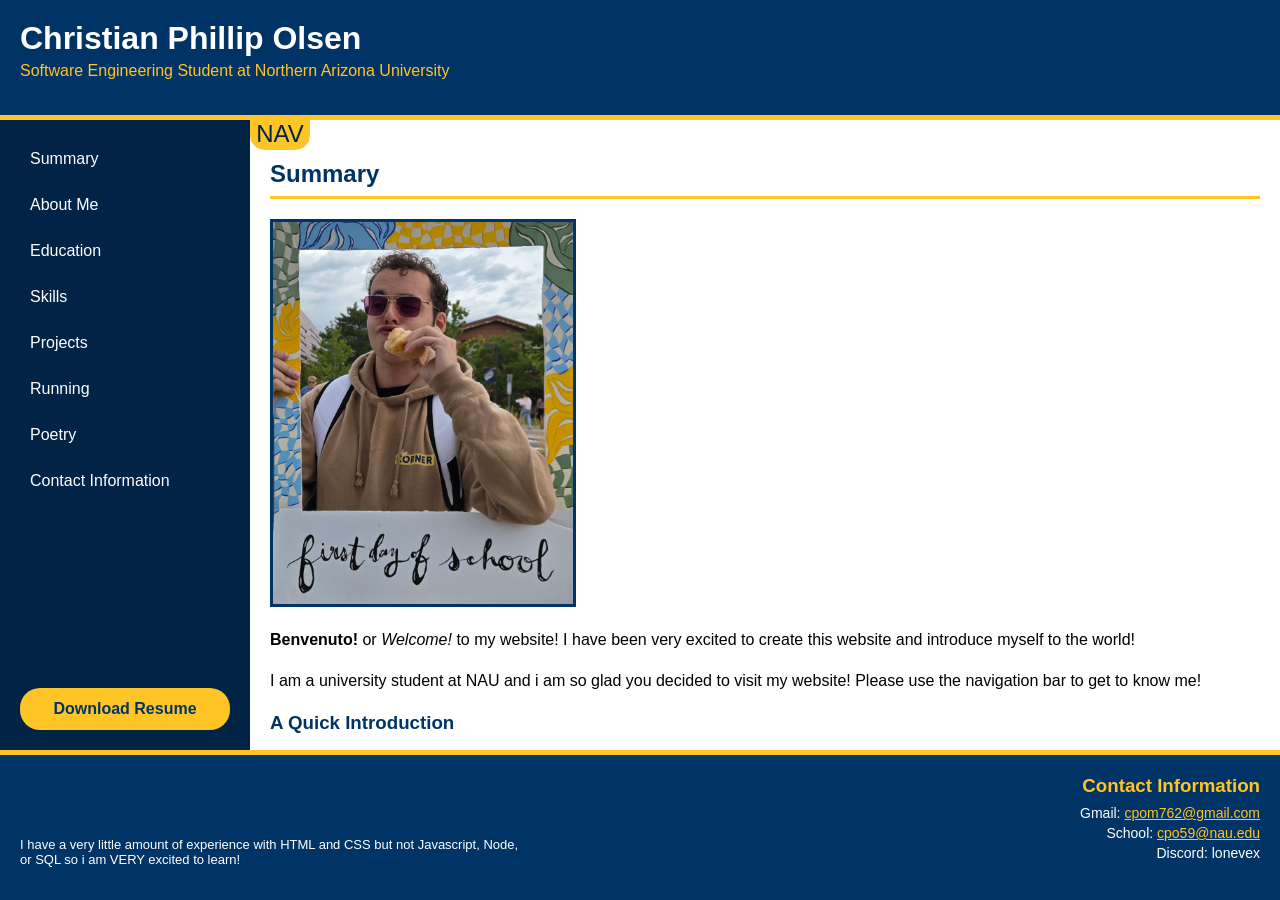
<file: index.html>
<!DOCTYPE html>
<html lang="en">
<head>
    <meta charset="UTF-8">
    <meta name="viewport" content="width=device-width, initial-scale=1.0">
    <link rel="stylesheet" href="Master.css">
    <title>Summary</title>
</head>
<body>

    <header>
        <h1>Christian Phillip Olsen</h1>
        <p>Software Engineering Student at Northern Arizona University</p>
    </header>
    <div class="nav-contianer">
        <nav>
            <ul>
                <li><a href="index.html">Summary</a></li>
                <li><a href="AboutMe.html">About Me</a></li>
                <li><a href="Education.html">Education</a></li>
                <li><a href="Skills.html">Skills</a></li>
                <li><a href="Projects.html">Projects</a></li>
                <li><a href="Running.html">Running</a></li>
                <li><a href="Poetry.html">Poetry</a></li>
                <li><a href="Contact.html">Contact Information</a></li>
            </ul>
            <a class="resume" href="https://docs.google.com/document/d/1mn1eNetuWI7vO4YYlXjGNv_hZwvM4GlTqqZtdAN6zBE/export?format=pdf">Download Resume</a>
        </nav>
        <div class="nav-button"> NAV </div>
    </div>

    <main>
        <h2>Summary</h2>

        <img src="ChristianOlsen.webp" alt="Christian Phillip Olsen on his first day at Northern Arizona University as a Sophmore, August 24th 2026">

        <p>
            <b>Benvenuto!</b> or <i>Welcome!</i> to my website! I have been very excited to create this website and introduce myself to the world!
        </p>

        <p>
            I am a university student at NAU and i am so glad you decided to visit my website! Please use the navigation bar to get to know me!
        </p>

        <h3>A Quick Introduction</h3>

        <video controls>
            <source src="homework3.mkv-test" type="video/x-matroska">
            <a href="homework3-test.mkv">Download the introduction video</a>
        </video>
    </main>

    <footer>
        <p class="note">I have a very little amount of experience with HTML and CSS but not Javascript, Node, or SQL so i am VERY excited to learn!</p>

        <div class="contact">
            <h3>Contact Information</h3>
            <p>Gmail: <a href="mailto:cpom762@gmail.com">cpom762@gmail.com</a></p>
            <p>School: <a href="mailto:cpo59@nau.edu">cpo59@nau.edu</a></p>
            <p>Discord: lonevex</p>
        </div>
    </footer>

</body>
</html>
</file>
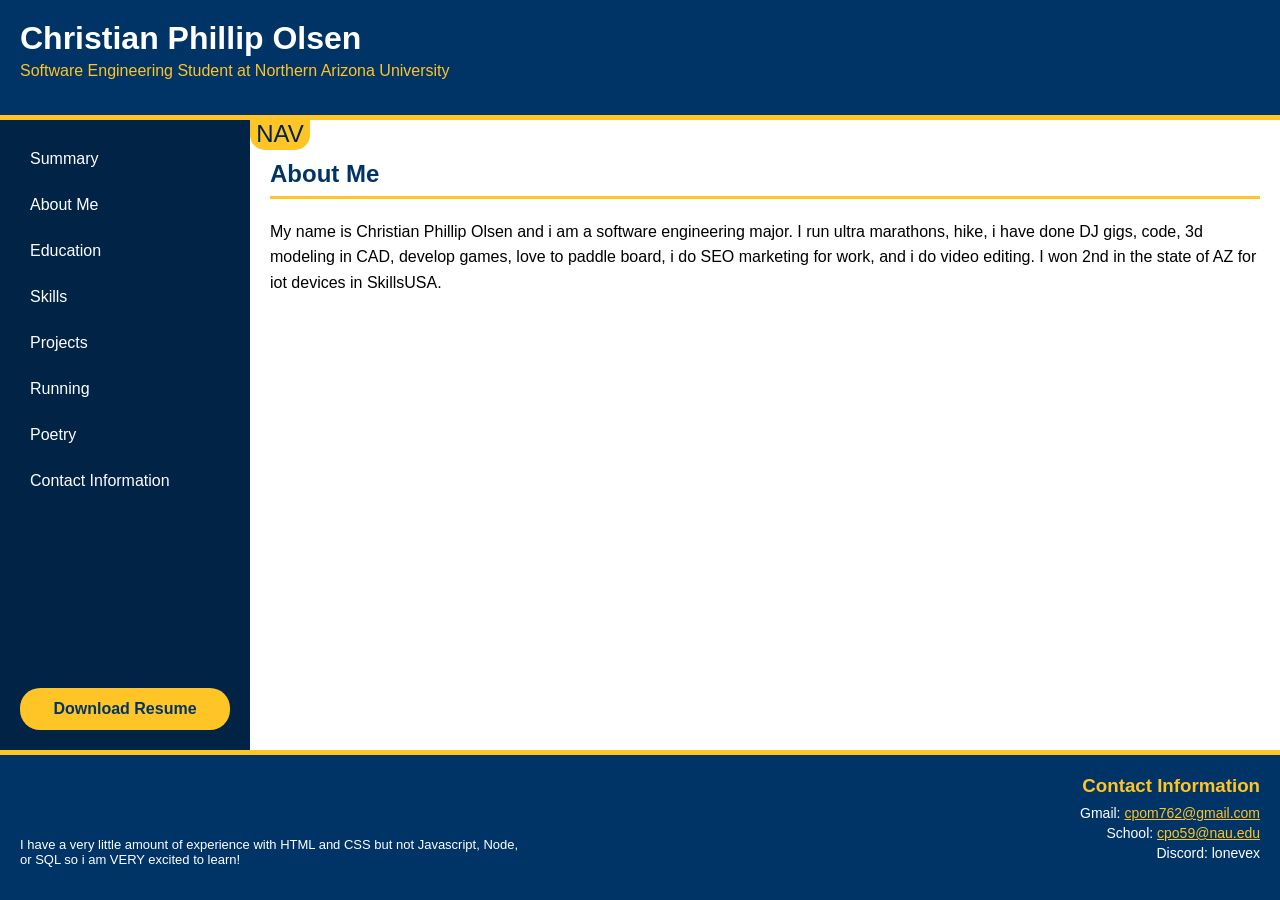
<file: AboutMe.html>
<!DOCTYPE html>
<html lang="en">
<head>
    <meta charset="UTF-8">
    <meta name="viewport" content="width=device-width, initial-scale=1.0">
    <link rel="stylesheet" href="Master.css">
    <title>About Me</title>
</head>
<body>

    <header>
        <h1>Christian Phillip Olsen</h1>
        <p>Software Engineering Student at Northern Arizona University</p>
    </header>

    <div class="nav-contianer">
        <nav>
            <ul>
                <li><a href="index.html">Summary</a></li>
                <li><a href="AboutMe.html">About Me</a></li>
                <li><a href="Education.html">Education</a></li>
                <li><a href="Skills.html">Skills</a></li>
                <li><a href="Projects.html">Projects</a></li>
                <li><a href="Running.html">Running</a></li>
                <li><a href="Poetry.html">Poetry</a></li>
                <li><a href="Contact.html">Contact Information</a></li>
            </ul>
            <a class="resume" href="https://docs.google.com/document/d/1mn1eNetuWI7vO4YYlXjGNv_hZwvM4GlTqqZtdAN6zBE/export?format=pdf">Download Resume</a>
        </nav>
        <div class="nav-button"> NAV </div>
    </div>

    <main>
        <h2>About Me</h2>

        <p>
            My name is Christian Phillip Olsen and i am a software engineering major. I run ultra marathons, hike, i have done DJ gigs, code, 3d modeling in CAD, develop games, love to paddle board, i do SEO marketing for work, and i do video editing. I won 2nd in the state of AZ for iot devices in SkillsUSA.
        </p>
    </main>

    <footer>
        <p class="note">I have a very little amount of experience with HTML and CSS but not Javascript, Node, or SQL so i am VERY excited to learn!</p>

        <div class="contact">
            <h3>Contact Information</h3>
            <p>Gmail: <a href="mailto:cpom762@gmail.com">cpom762@gmail.com</a></p>
            <p>School: <a href="mailto:cpo59@nau.edu">cpo59@nau.edu</a></p>
            <p>Discord: lonevex</p>
        </div>
    </footer>

</body>
</html>
</file>
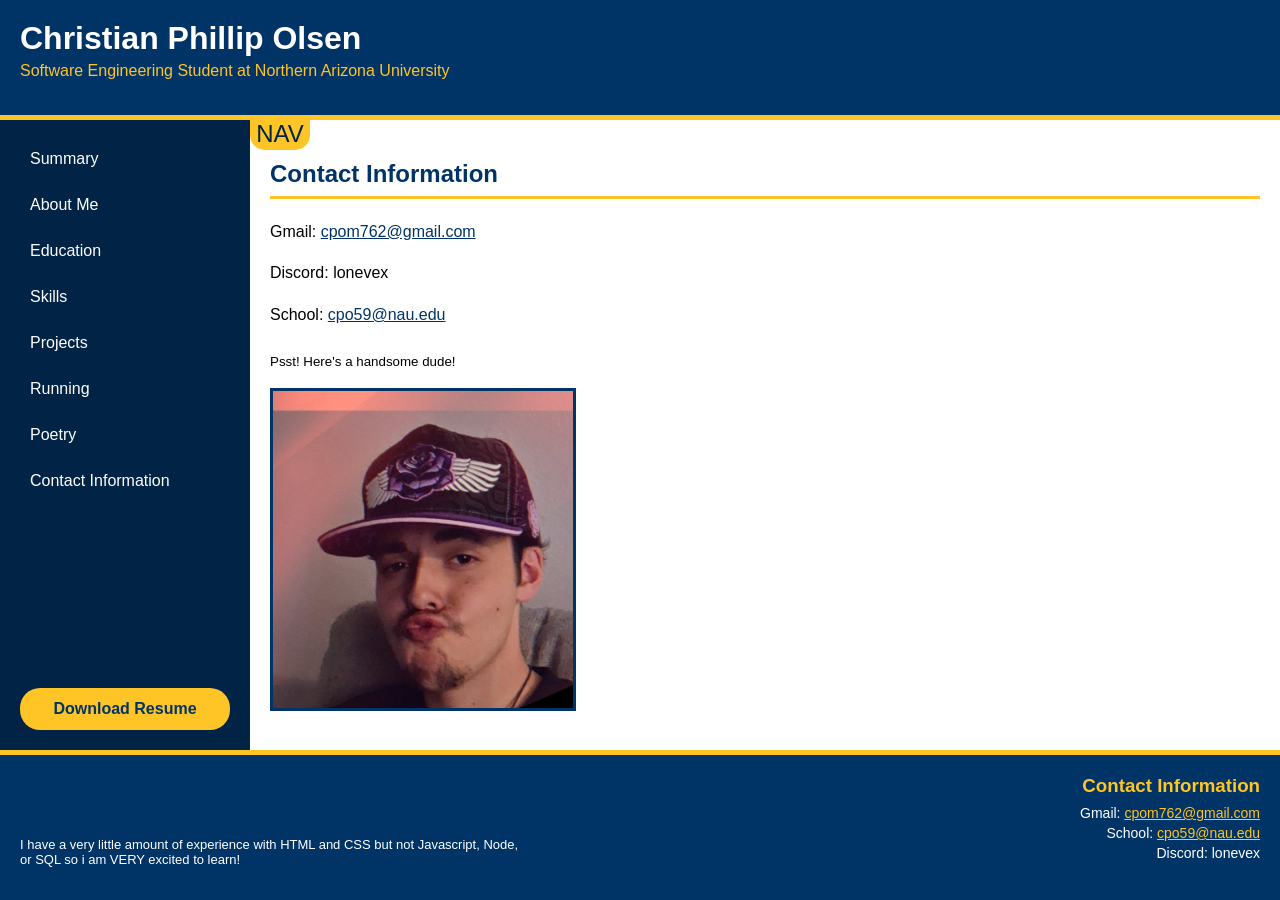
<file: Contact.html>
<!DOCTYPE html>
<html lang="en">
<head>
    <meta charset="UTF-8">
    <meta name="viewport" content="width=device-width, initial-scale=1.0">
    <link rel="stylesheet" href="Master.css">
    <title>Contact Information</title>
</head>
<body>

    <header>
        <h1>Christian Phillip Olsen</h1>
        <p>Software Engineering Student at Northern Arizona University</p>
    </header>

    <div class="nav-contianer">
        <nav>
            <ul>
                <li><a href="index.html">Summary</a></li>
                <li><a href="AboutMe.html">About Me</a></li>
                <li><a href="Education.html">Education</a></li>
                <li><a href="Skills.html">Skills</a></li>
                <li><a href="Projects.html">Projects</a></li>
                <li><a href="Running.html">Running</a></li>
                <li><a href="Poetry.html">Poetry</a></li>
                <li><a href="Contact.html">Contact Information</a></li>
            </ul>
            <a class="resume" href="https://docs.google.com/document/d/1mn1eNetuWI7vO4YYlXjGNv_hZwvM4GlTqqZtdAN6zBE/export?format=pdf">Download Resume</a>
        </nav>
        <div class="nav-button"> NAV </div>
    </div>

    <main>
        <h2>Contact Information</h2>

        <p>Gmail: <a href="mailto:cpom762@gmail.com">cpom762@gmail.com</a></p>
        <p>Discord: lonevex</p>
        <p>School: <a href="mailto:cpo59@nau.edu">cpo59@nau.edu</a></p>

        <p><sub>Psst! Here's a handsome dude!</sub></p>

        <img src="Screenshot 2026-09-07 195645.png" alt="An EXTREMELY attractive man. Legend has it that if you look in his eyes for too long you just might find yourself lost..">
    </main>

    <footer>
        <p class="note">I have a very little amount of experience with HTML and CSS but not Javascript, Node, or SQL so i am VERY excited to learn!</p>

        <div class="contact">
            <h3>Contact Information</h3>
            <p>Gmail: <a href="mailto:cpom762@gmail.com">cpom762@gmail.com</a></p>
            <p>School: <a href="mailto:cpo59@nau.edu">cpo59@nau.edu</a></p>
            <p>Discord: lonevex</p>
        </div>
    </footer>

</body>
</html>
</file>
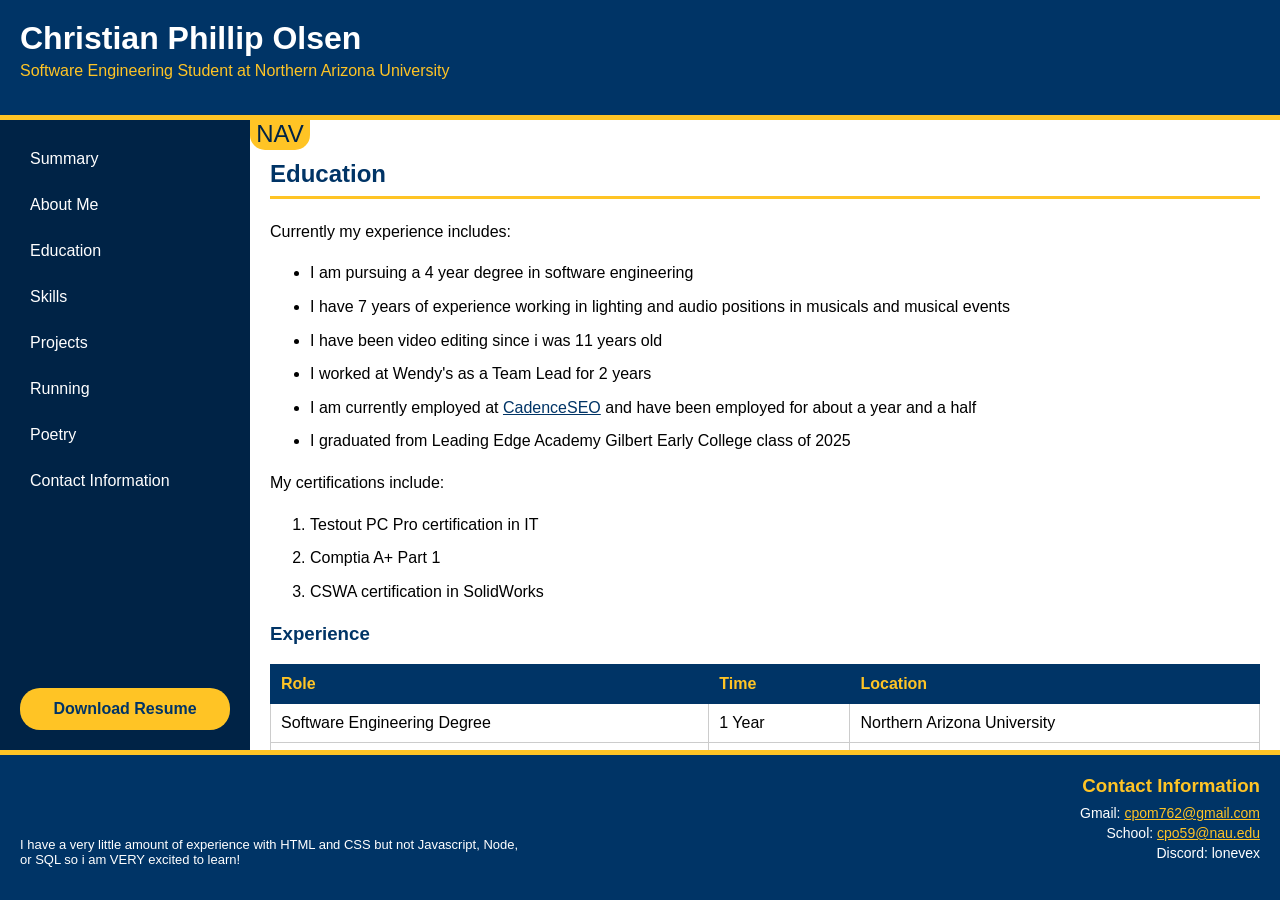
<file: Education.html>
<!DOCTYPE html>
<html lang="en">
<head>
    <meta charset="UTF-8">
    <meta name="viewport" content="width=device-width, initial-scale=1.0">
    <link rel="stylesheet" href="Master.css">
    <title>Education</title>
</head>
<body>

    <header>
        <h1>Christian Phillip Olsen</h1>
        <p>Software Engineering Student at Northern Arizona University</p>
    </header>

    <div class="nav-contianer">
        <nav>
            <ul>
                <li><a href="index.html">Summary</a></li>
                <li><a href="AboutMe.html">About Me</a></li>
                <li><a href="Education.html">Education</a></li>
                <li><a href="Skills.html">Skills</a></li>
                <li><a href="Projects.html">Projects</a></li>
                <li><a href="Running.html">Running</a></li>
                <li><a href="Poetry.html">Poetry</a></li>
                <li><a href="Contact.html">Contact Information</a></li>
            </ul>
            <a class="resume" href="https://docs.google.com/document/d/1mn1eNetuWI7vO4YYlXjGNv_hZwvM4GlTqqZtdAN6zBE/export?format=pdf">Download Resume</a>
        </nav>
        <div class="nav-button"> NAV </div>
    </div>

    <main>
        <h2>Education</h2>

        <p>Currently my experience includes:</p>

        <ul>
            <li>I am pursuing a 4 year degree in software engineering</li>
            <li>I have 7 years of experience working in lighting and audio positions in musicals and musical events</li>
            <li>I have been video editing since i was 11 years old</li>
            <li>I worked at Wendy's as a Team Lead for 2 years</li>
            <li>I am currently employed at <a href="https://www.cadenceseo.com/">CadenceSEO</a> and have been employed for about a year and a half</li>
            <li>I graduated from Leading Edge Academy Gilbert Early College class of 2025</li>
        </ul>

        <p>My certifications include:</p>

        <ol>
            <li>Testout PC Pro certification in IT</li>
            <li>Comptia A+ Part 1</li>
            <li>CSWA certification in SolidWorks</li>
        </ol>

        <h3>Experience</h3>

        <table>
            <tr>
                <th>Role</th>
                <th>Time</th>
                <th>Location</th>
            </tr>
            <tr>
                <td>Software Engineering Degree</td>
                <td>1 Year</td>
                <td>Northern Arizona University</td>
            </tr>
            <tr>
                <td>AVL and Spotlight Manager</td>
                <td>5 Years</td>
                <td>Life Community Church</td>
            </tr>
            <tr>
                <td>Video Editor</td>
                <td>8 Years</td>
                <td>Home</td>
            </tr>
            <tr>
                <td>Wendy's Team Trainer</td>
                <td>2 Years</td>
                <td>Gilbert</td>
            </tr>
            <tr>
                <td>CadenceSEO Teammember</td>
                <td>1 Year</td>
                <td>Online</td>
            </tr>
        </table>
    </main>

    <footer>
        <p class="note">I have a very little amount of experience with HTML and CSS but not Javascript, Node, or SQL so i am VERY excited to learn!</p>

        <div class="contact">
            <h3>Contact Information</h3>
            <p>Gmail: <a href="mailto:cpom762@gmail.com">cpom762@gmail.com</a></p>
            <p>School: <a href="mailto:cpo59@nau.edu">cpo59@nau.edu</a></p>
            <p>Discord: lonevex</p>
        </div>
    </footer>

</body>
</html>
</file>
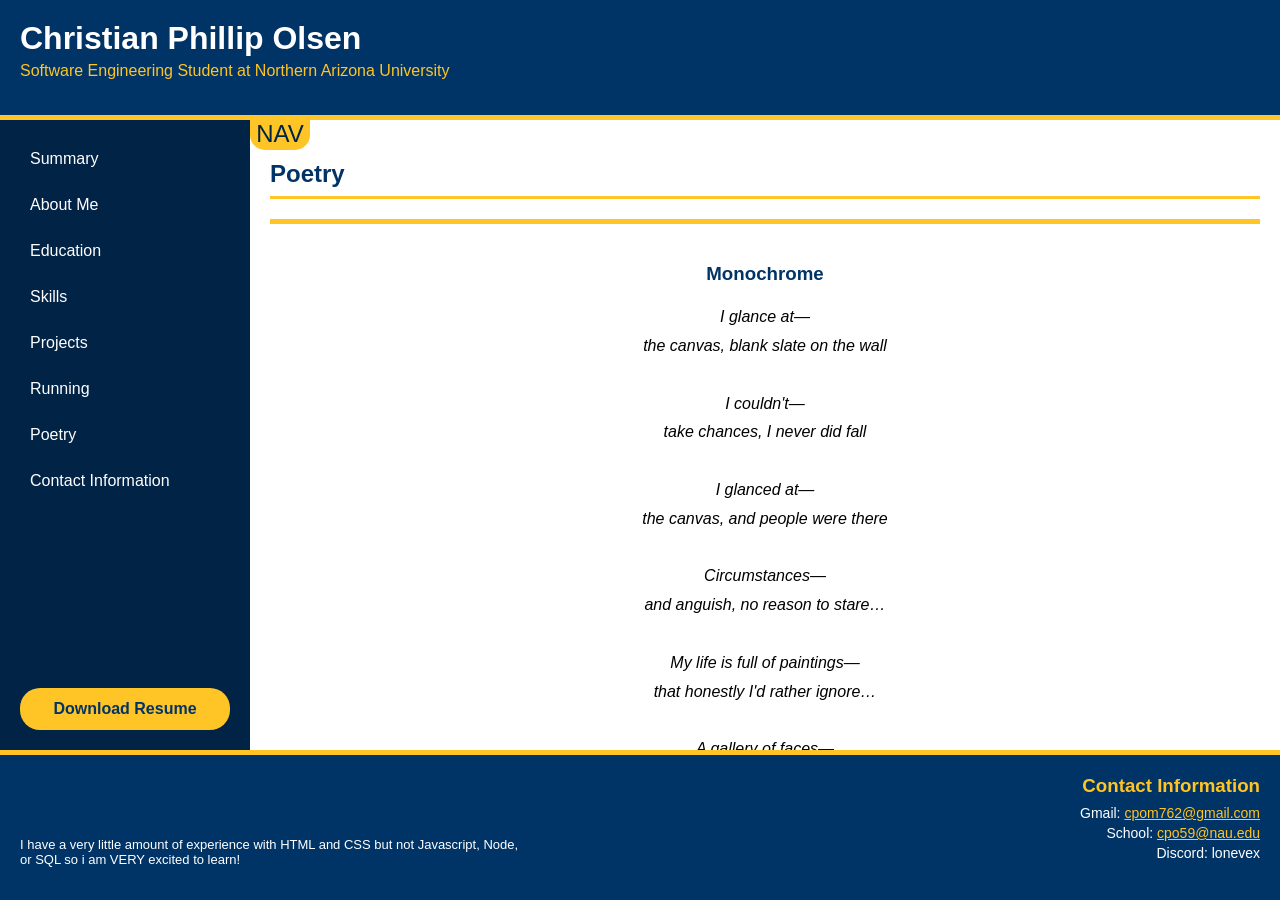
<file: Poetry.html>
<!DOCTYPE html>
<html lang="en">
<head>
    <meta charset="UTF-8">
    <meta name="viewport" content="width=device-width, initial-scale=1.0">
    <link rel="stylesheet" href="Master.css">
    <title>Poetry</title>
</head>
<body>

    <header>
        <h1>Christian Phillip Olsen</h1>
        <p>Software Engineering Student at Northern Arizona University</p>
    </header>

    <div class="nav-contianer">
        <nav>
            <ul>
                <li><a href="index.html">Summary</a></li>
                <li><a href="AboutMe.html">About Me</a></li>
                <li><a href="Education.html">Education</a></li>
                <li><a href="Skills.html">Skills</a></li>
                <li><a href="Projects.html">Projects</a></li>
                <li><a href="Running.html">Running</a></li>
                <li><a href="Poetry.html">Poetry</a></li>
                <li><a href="Contact.html">Contact Information</a></li>
            </ul>
            <a class="resume" href="https://docs.google.com/document/d/1mn1eNetuWI7vO4YYlXjGNv_hZwvM4GlTqqZtdAN6zBE/export?format=pdf">Download Resume</a>
        </nav>
        <div class="nav-button"> NAV </div>
    </div>

    <main>
        <h2>Poetry</h2>

        <div class="poem">
            <h3>Monochrome</h3>
            <p>
I glance at—<br>
                the canvas, blank slate on the wall<br>
                <br>
                I couldn't—<br>
                take chances, I never did fall<br>
                <br>
                I glanced at—<br>
                the canvas, and people were there<br>
                <br>
                Circumstances—<br>
                and anguish, no reason to stare…<br>
                <br>
                My life is full of paintings—<br>
                that honestly I'd rather ignore…<br>
                <br>
                A gallery of faces—<br>
                the world must think I'm rather deplor…<br>
                <br>
                —able…<br>
                <br>
                Never knew—<br>
                I’d see the day I see the world in tone<br>
                Maybe blue, maybe stone or no heart at all?<br>
                <br>
                Hey I knew—<br>
                a rainy cloud couldn't weather a storm<br>
                <br>
                Maybe me— <br>
                maybe you— <br>
                maybe everything is monochrome<br>
                <br>
                Shades of blue—<br>
                don't affect me in my world at all<br>
                <br>
                Baby blue—<br>
                different colors don't exist on the wall<br>
                <br>
                Never knew—<br>
                I’d see the day I see the world in tone<br>
                Is it blue?<br>
                Is it stone or no heart at all?<br>
                <br>
                Guess I knew— <br>
                a rainy cloud couldn't weather the storm<br>
                <br>
                Maybe me— <br>
                maybe you— <br>
                maybe everything is<br>
                Monochrome<br>
                <br>
                Where's the art?<br>
                Where's the tone?<br>
                Where did my feelings go?<br>
                <br>
                In my heart?<br>
                I'm alone<br>
                Am I ready to go?<br>
                <br>
                From the start<br>
                What was sown?<br>
                Where did my feelings go?<br>
                <br>
                Was I really alone?<br>
                <br>
                Or are they Monochrome?<br>
                <br>
                Never knew—<br>
                I'd see the day I see the world in tone<br>
                In my heart, in my soul— <br>
                Was I really alone?<br>
                <br>
                Should've known—<br>
                I’d see the day I turned my heart into stone<br>
                Empty heart<br>
                Lost the art<br>
                My world is Monochrome.<br>
            </p>
        </div>
    </main>

    <footer>
        <p class="note">I have a very little amount of experience with HTML and CSS but not Javascript, Node, or SQL so i am VERY excited to learn!</p>

        <div class="contact">
            <h3>Contact Information</h3>
            <p>Gmail: <a href="mailto:cpom762@gmail.com">cpom762@gmail.com</a></p>
            <p>School: <a href="mailto:cpo59@nau.edu">cpo59@nau.edu</a></p>
            <p>Discord: lonevex</p>
        </div>
    </footer>

</body>
</html>
</file>
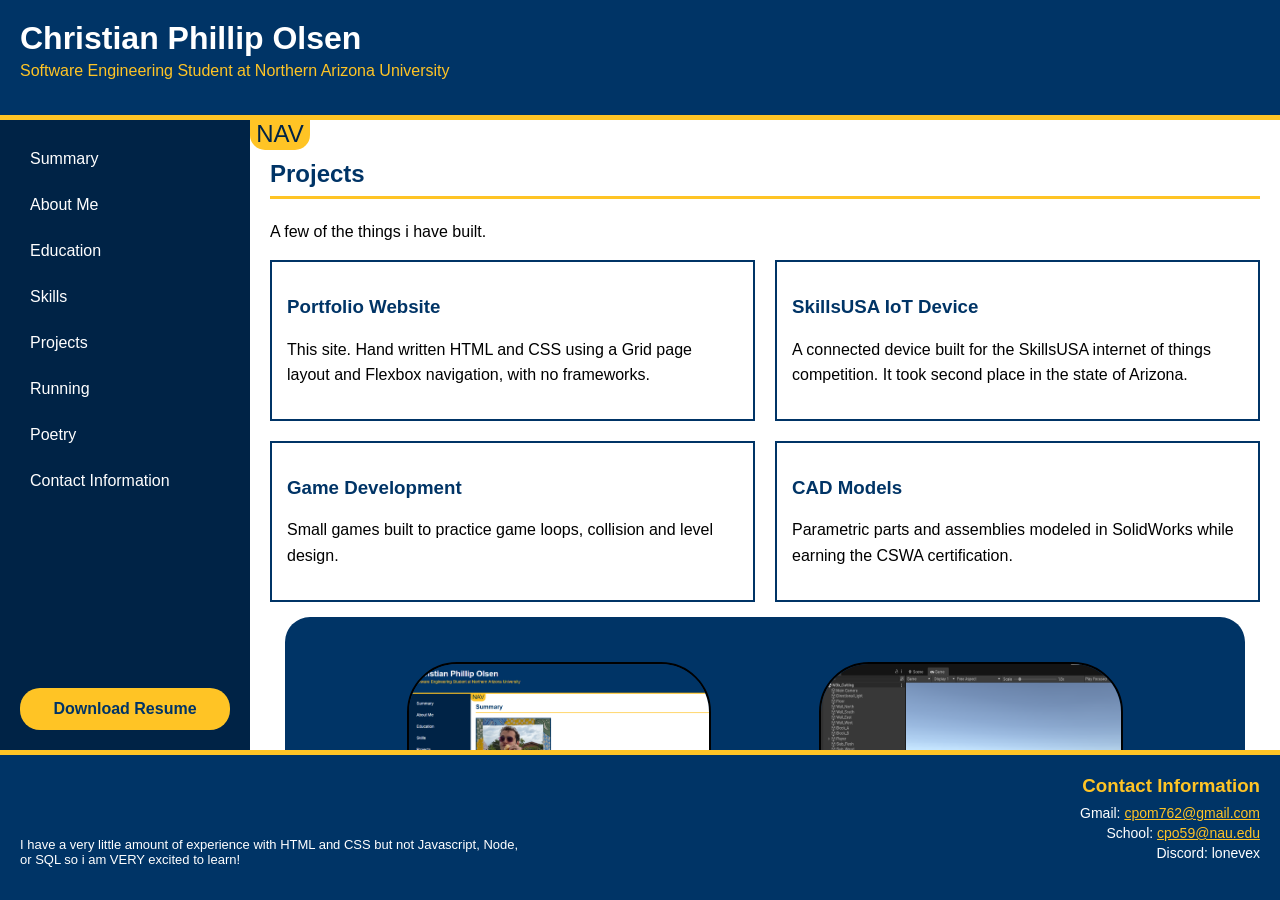
<file: Projects.html>
<!DOCTYPE html>
<html lang="en">
<head>
    <meta charset="UTF-8">
    <meta name="viewport" content="width=device-width, initial-scale=1.0">
    <link rel="stylesheet" href="Master.css">
    <title>Projects</title>
</head>
<body>

    <header>
        <h1>Christian Phillip Olsen</h1>
        <p>Software Engineering Student at Northern Arizona University</p>
    </header>

    <div class="nav-contianer">
        <nav>
            <ul>
                <li><a href="index.html">Summary</a></li>
                <li><a href="AboutMe.html">About Me</a></li>
                <li><a href="Education.html">Education</a></li>
                <li><a href="Skills.html">Skills</a></li>
                <li><a href="Projects.html">Projects</a></li>
                <li><a href="Running.html">Running</a></li>
                <li><a href="Poetry.html">Poetry</a></li>
                <li><a href="Contact.html">Contact Information</a></li>
            </ul>
            <a class="resume" href="https://docs.google.com/document/d/1mn1eNetuWI7vO4YYlXjGNv_hZwvM4GlTqqZtdAN6zBE/export?format=pdf">Download Resume</a>
        </nav>
        <div class="nav-button"> NAV </div>
    </div>

    <main>
        <h2>Projects</h2>

        <p>A few of the things i have built.</p>

        <div class="projects">
            <div class="project">
                <h3>Portfolio Website</h3>
                <p>This site. Hand written HTML and CSS using a Grid page layout and Flexbox navigation, with no frameworks.</p>
            </div>
            
            <div class="project">
                <h3>SkillsUSA IoT Device</h3>
                <p>A connected device built for the SkillsUSA internet of things competition. It took second place in the state of Arizona.</p>
            </div>
            
            <div class="project">
                <h3>Game Development</h3>
                <p>Small games built to practice game loops, collision and level design.</p>
            </div>
            
            <div class="project">
                <h3>CAD Models</h3>
                <p>Parametric parts and assemblies modeled in SolidWorks while earning the CSWA certification.</p>
            </div>
        </div>
        <div class="projectimages">
            <img src="Screenshot 2026-09-21 223740.png">
            <img src="Screenshot 2026-09-21 224043.png">

        </div>
    </main>

    <footer>
        <p class="note">I have a very little amount of experience with HTML and CSS but not Javascript, Node, or SQL so i am VERY excited to learn!</p>

        <div class="contact">
            <h3>Contact Information</h3>
            <p>Gmail: <a href="mailto:cpom762@gmail.com">cpom762@gmail.com</a></p>
            <p>School: <a href="mailto:cpo59@nau.edu">cpo59@nau.edu</a></p>
            <p>Discord: lonevex</p>
        </div>
    </footer>

</body>
</html>
</file>
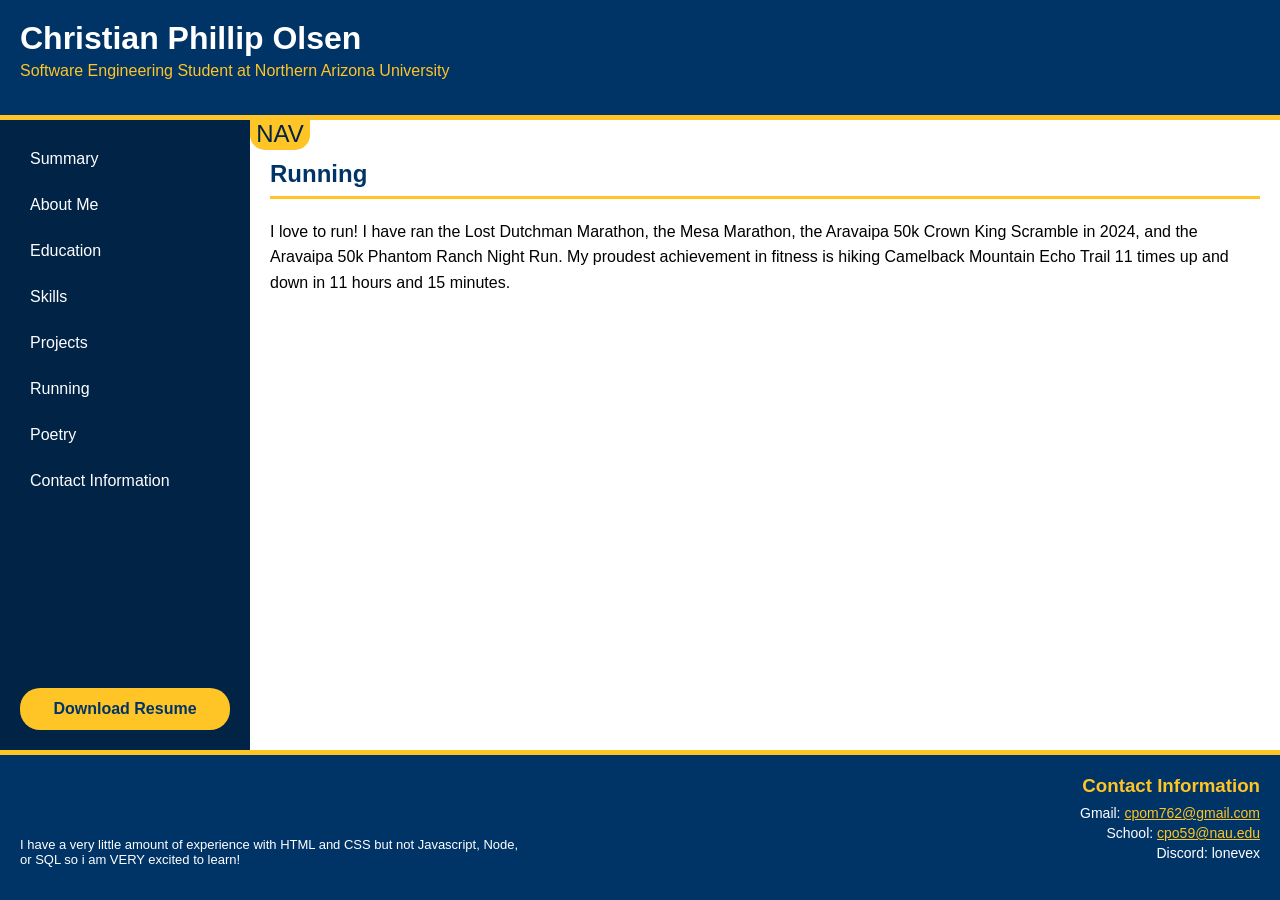
<file: Running.html>
<!DOCTYPE html>
<html lang="en">
<head>
    <meta charset="UTF-8">
    <meta name="viewport" content="width=device-width, initial-scale=1.0">
    <link rel="stylesheet" href="Master.css">
    <title>Running</title>
</head>
<body>

    <header>
        <h1>Christian Phillip Olsen</h1>
        <p>Software Engineering Student at Northern Arizona University</p>
    </header>

    <div class="nav-contianer">
        <nav>
            <ul>
                <li><a href="index.html">Summary</a></li>
                <li><a href="AboutMe.html">About Me</a></li>
                <li><a href="Education.html">Education</a></li>
                <li><a href="Skills.html">Skills</a></li>
                <li><a href="Projects.html">Projects</a></li>
                <li><a href="Running.html">Running</a></li>
                <li><a href="Poetry.html">Poetry</a></li>
                <li><a href="Contact.html">Contact Information</a></li>
            </ul>
            <a class="resume" href="https://docs.google.com/document/d/1mn1eNetuWI7vO4YYlXjGNv_hZwvM4GlTqqZtdAN6zBE/export?format=pdf">Download Resume</a>
        </nav>
        <div class="nav-button"> NAV </div>
    </div>

    <main>
        <h2>Running</h2>

        <p>
            I love to run! I have ran the Lost Dutchman Marathon, the Mesa Marathon, the Aravaipa 50k Crown King Scramble in 2024, and the Aravaipa 50k Phantom Ranch Night Run. My proudest achievement in fitness is hiking Camelback Mountain Echo Trail 11 times up and down in 11 hours and 15 minutes.
        </p>
    </main>

    <footer>
        <p class="note">I have a very little amount of experience with HTML and CSS but not Javascript, Node, or SQL so i am VERY excited to learn!</p>

        <div class="contact">
            <h3>Contact Information</h3>
            <p>Gmail: <a href="mailto:cpom762@gmail.com">cpom762@gmail.com</a></p>
            <p>School: <a href="mailto:cpo59@nau.edu">cpo59@nau.edu</a></p>
            <p>Discord: lonevex</p>
        </div>
    </footer>

</body>
</html>
</file>
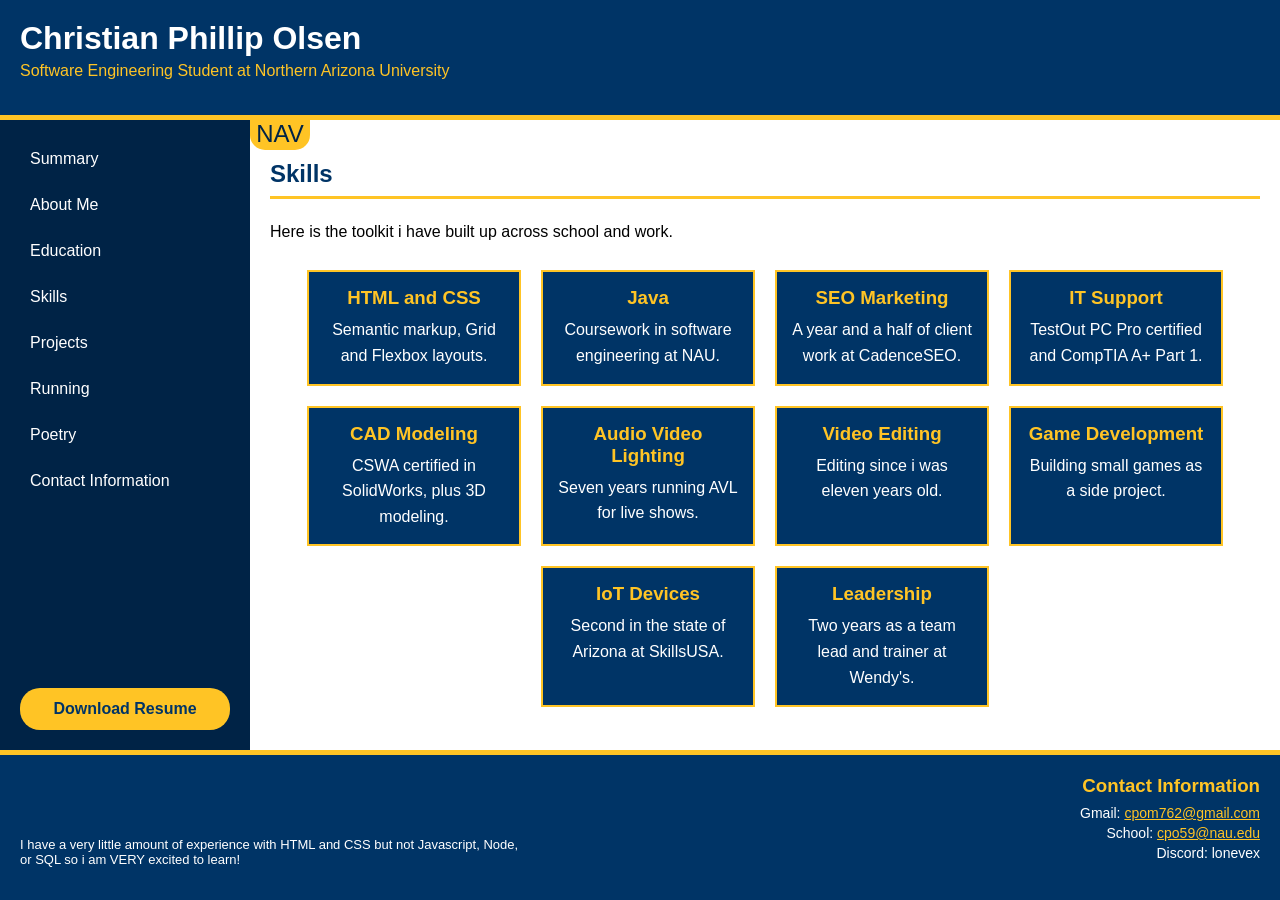
<file: Skills.html>
<!DOCTYPE html>
<html lang="en">
<head>
    <meta charset="UTF-8">
    <meta name="viewport" content="width=device-width, initial-scale=1.0">
    <link rel="stylesheet" href="Master.css">
    <title>Skills</title>
</head>
<body>

    <header>
        <h1>Christian Phillip Olsen</h1>
        <p>Software Engineering Student at Northern Arizona University</p>
    </header>

    <div class="nav-contianer">
        <nav>
            <ul>
                <li><a href="index.html">Summary</a></li>
                <li><a href="AboutMe.html">About Me</a></li>
                <li><a href="Education.html">Education</a></li>
                <li><a href="Skills.html">Skills</a></li>
                <li><a href="Projects.html">Projects</a></li>
                <li><a href="Running.html">Running</a></li>
                <li><a href="Poetry.html">Poetry</a></li>
                <li><a href="Contact.html">Contact Information</a></li>
            </ul>
            <a class="resume" href="https://docs.google.com/document/d/1mn1eNetuWI7vO4YYlXjGNv_hZwvM4GlTqqZtdAN6zBE/export?format=pdf">Download Resume</a>
        </nav>
        <div class="nav-button"> NAV </div>
    </div>

    <main>
        <h2>Skills</h2>

        <p>Here is the toolkit i have built up across school and work.</p>

        <div class="skills">
            <div class="skill">
                <h3>HTML and CSS</h3>
                <p>Semantic markup, Grid and Flexbox layouts.</p>
            </div>

            <div class="skill">
                <h3>Java</h3>
                <p>Coursework in software engineering at NAU.</p>
            </div>

            <div class="skill">
                <h3>SEO Marketing</h3>
                <p>A year and a half of client work at CadenceSEO.</p>
            </div>

            <div class="skill">
                <h3>IT Support</h3>
                <p>TestOut PC Pro certified and CompTIA A+ Part 1.</p>
            </div>

            <div class="skill">
                <h3>CAD Modeling</h3>
                <p>CSWA certified in SolidWorks, plus 3D modeling.</p>
            </div>

            <div class="skill">
                <h3>Audio Video Lighting</h3>
                <p>Seven years running AVL for live shows.</p>
            </div>

            <div class="skill">
                <h3>Video Editing</h3>
                <p>Editing since i was eleven years old.</p>
            </div>

            <div class="skill">
                <h3>Game Development</h3>
                <p>Building small games as a side project.</p>
            </div>

            <div class="skill">
                <h3>IoT Devices</h3>
                <p>Second in the state of Arizona at SkillsUSA.</p>
            </div>

            <div class="skill">
                <h3>Leadership</h3>
                <p>Two years as a team lead and trainer at Wendy's.</p>
            </div>
        </div>
    </main>

    <footer>
        <p class="note">I have a very little amount of experience with HTML and CSS but not Javascript, Node, or SQL so i am VERY excited to learn!</p>

        <div class="contact">
            <h3>Contact Information</h3>
            <p>Gmail: <a href="mailto:cpom762@gmail.com">cpom762@gmail.com</a></p>
            <p>School: <a href="mailto:cpo59@nau.edu">cpo59@nau.edu</a></p>
            <p>Discord: lonevex</p>
        </div>
    </footer>

</body>
</html>
</file>
<file: Master.css>
body {
    margin: 0;
    font-family: Arial, sans-serif;
    background-color: #f0f0f0;

    display: grid;
    grid-template-areas:
        "header header"
        "nav    main"
        "footer footer";
    grid-template-columns: 250px 1fr;
    grid-template-rows: 120px 1fr 150px;
    height: 100vh;
}

header {
    grid-area: header;
    background-color: #003466;
    border-bottom: 5px solid #ffc425;
    padding: 20px;
}

.nav-contianer {
    grid-area: nav;
    position: relative;
    background-color: #002346;
    
}

nav {
    padding: 20px;
}

.nav-button {
    display: block;
    position: absolute;
    top: 0px;
    left: 250px;
    width: 60px;
    height: 30px;
    background-color: #ffc425;
    color: #002346;
    font-size: x-large;
    border-radius: 0 0 15px 15px;
    text-align: center;
}

@media (max-width: 793px){

    .nav-contianer {
        position:absolute;
        top: 120px;
    }
    
    nav {
        transform: translateX(-120px);
        position:absolute;
        top: 120px;
    }

    body {
        grid-template-areas:
            "header header"
            "main main"
            "footer footer"
    }

    .nav-button {
        left: 0px;
    }

    .nav-contianer:hover nav {
        transform: translateX(0px);
        transition: transform 0.4s ease-in-out;
        border-bottom: 5px solid #ffc425;
        border-right: 5px solid #ffc425;
        background-color: #002346;
        top: 0px;
        height: 450px;
        
    }
    .nav-contianer:hover .nav-button {
        transform: translateX(140px);
        transition: transform 0.4s ease-in-out;
    }
    nav .resume {
        padding: 7px;
    }


}

main {
    grid-area: main;
    background-color: #ffffff;
    padding: 20px;
    overflow-y: scroll;
}

footer {
    grid-area: footer;
    background-color: #003466;
    border-top: 5px solid #ffc425;
    padding: 20px;
    position: relative;
}

header h1 {
    margin: 0;
    color: #ffffff;
}

header p {
    margin: 5px 0 0 0;
    color: #ffc425;
}

nav ul {
    list-style-type: none;
    margin: 0;
    padding: 0;

    display: flex;
    flex-direction: column;
    justify-content: flex-start;
    align-items: stretch;
}

nav li {
    margin-bottom: 8px;
}

nav a {
    display: block;
    padding: 10px;
    color: #ffffff;
    text-decoration: none;
}

nav a:hover {
    background-color: #003466;
    color: #ffc425;
}

.resume {
    position: absolute;
    bottom: 20px;
    left: 20px;
    right: 20px;

    background-color: #ffc425;
    color: #003466;
    padding: 12px;
    border-radius: 20px;
    font-weight: bold;
    text-align: center;
    text-decoration: none;
}

.resume:hover {
    background-color: #ffffff;
    transform: scale(1.1);
    transition: transform 0.2s ease-in;
}

main h2 {
    color: #003466;
    border-bottom: 3px solid #ffc425;
    padding-bottom: 8px;
}

main h3 {
    color: #003466;
}

main p {
    line-height: 1.6;
}

main li {
    line-height: 1.6;
    margin-bottom: 8px;
}

main a {
    color: #003466;
}

main img {
    width: 300px;
    border: 3px solid #003466;
}

main video {
    width: 500px;
    border: 3px solid #003466;
}

table {
    width: 100%;
    border-collapse: collapse;
}

th {
    background-color: #003466;
    color: #ffc425;
    border: 1px solid #003466;
    padding: 10px;
    text-align: left;
}

td {
    border: 1px solid #cccccc;
    padding: 10px;
}

.skills {
    display: flex;
    flex-direction: row;
    flex-wrap: wrap;
    justify-content: center;
    align-items: stretch;
}

.skill {
    width: 180px;
    background-color: #003466;
    border: 2px solid #ffc425;
    padding: 15px;
    margin: 10px;
    text-align: center;
}

.skills .skill:hover {
    background-color: #002346;
    border-color: #003466;
    transition: 0.3s ease-in-out;
    transform: scale(1.05);
}

.skill h3 {
    margin: 0 0 8px 0;
    color: #ffc425;
}

.skill p {
    margin: 0;
    color: #ffffff;
}

.projects {
    display: grid;
    grid-template-columns: 1fr 1fr;
    grid-gap: 20px;
}

.project {
    border: 2px solid #003466;
    padding: 15px;
}

.projectimages {
    display: flex;
    flex-direction: row;
    justify-content: space-evenly;
    padding: 30px;
    background-color: #003466;
    margin: 15px;
    border-bottom: 5px solid #ffc425;
    border-radius: 25px 25px 0 0;
    flex-wrap: wrap;
    align-content: space-evenly;

}

.projectimages img {
    border: 2px solid black;
    border-radius: 50px;
    margin: 15px;
}

.projectimages img:hover {
    transform: scale(1.2);
    transition: transform 0.2s ease-out;
}


.poem {
    border-top: 5px solid #ffc425;
    padding: 20px;
}

.poem h3 {
    text-align: center;
}

.poem p {
    font-style: italic;
    text-align: center;
    line-height: 1.8;
}

.note {
    position: absolute;
    bottom: 20px;
    left: 20px;
    width: 40%;
    font-size: 13px;
    color: #ffffff;
}

.contact {
    position: absolute;
    top: 20px;
    right: 20px;
    text-align: right;
}

.contact h3 {
    margin: 0 0 8px 0;
    color: #ffc425;
}

.contact p {
    margin: 4px 0;
    font-size: 14px;
    color: #ffffff;
}

.contact a {
    color: #ffc425;
}
</file>
